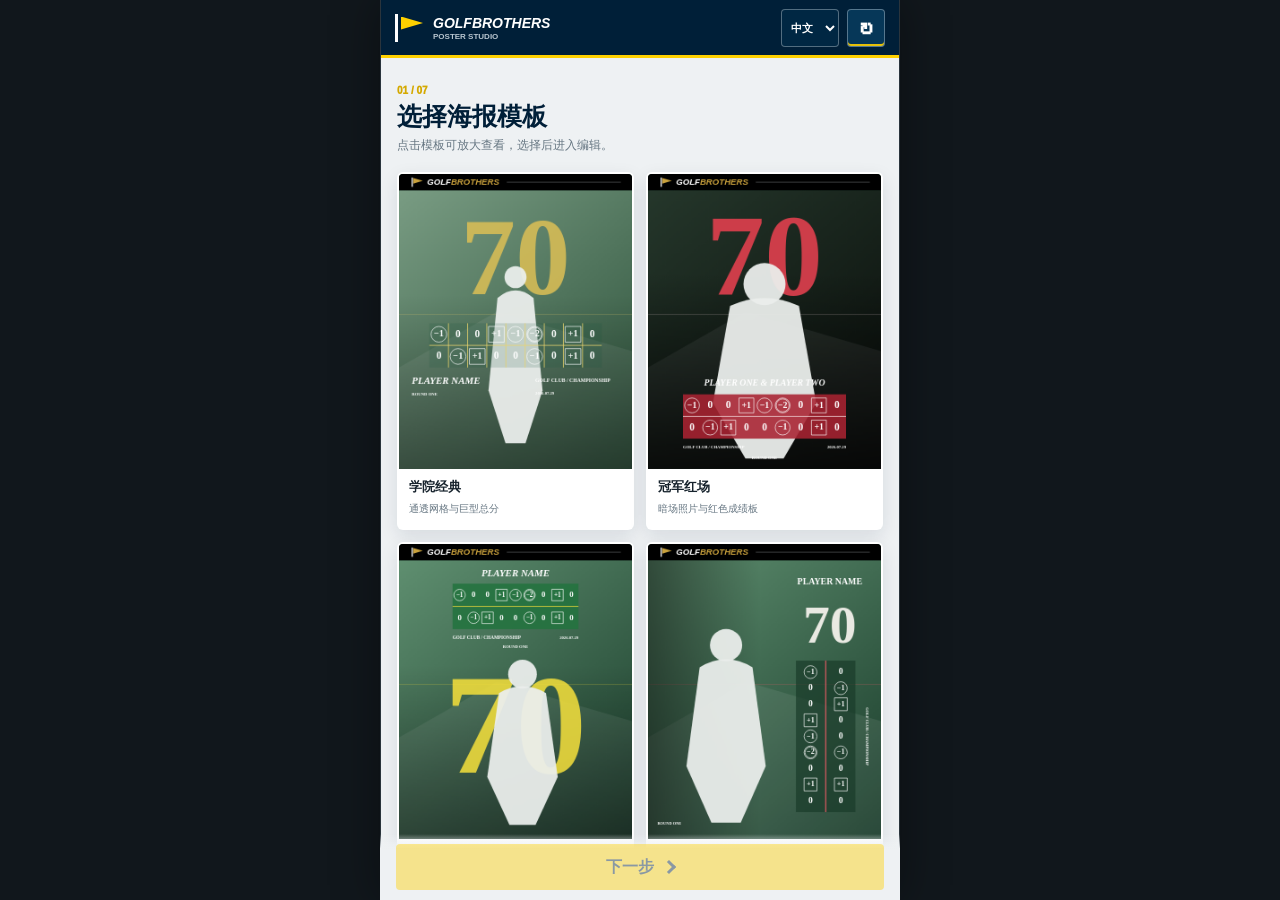
<file: index.html>
<!doctype html>
<html lang="zh-CN">
  <head>
    <meta charset="utf-8">
    <meta name="viewport" content="width=device-width, initial-scale=1, viewport-fit=cover">
    <meta name="theme-color" content="#001f38">
    <title>GOLFBROTHERS Poster Studio</title>
    <meta name="description" content="上传照片并按模板生成可下载的高尔夫成绩海报">
    <link rel="stylesheet" href="./styles.css">
  </head>
  <body>
    <main id="app" class="app-shell" data-step="template">
      <header class="app-header">
        <div class="brand-lockup">
          <span class="brand-flag" aria-hidden="true"></span>
          <div>
            <strong>GOLFBROTHERS</strong>
            <span>POSTER STUDIO</span>
          </div>
        </div>
        <div class="header-actions">
          <select id="languageSelect" class="language-menu" aria-label="界面语言">
            <option value="zh">中文</option>
            <option value="en">EN</option>
          </select>
          <button id="resetPoster" class="icon-button reset-icon" type="button" aria-label="重置海报" title="重置海报">
            <span aria-hidden="true">↻</span>
          </button>
        </div>
      </header>

      <section id="templateScreen" class="template-screen">
        <div class="template-intro">
          <span class="step-index">01 / 07</span>
          <h1 data-i18n="chooseTemplate">选择海报模板</h1>
          <p data-i18n="chooseTemplateHint">点击模板可放大查看，选择后进入编辑。</p>
        </div>
        <div id="templateGallery" class="template-gallery" role="radiogroup" aria-label="海报模板"></div>
        <footer class="template-footer">
          <button id="templateNext" class="primary-button next-button" type="button" disabled>
            <span data-i18n="next">下一步</span>
            <i aria-hidden="true"></i>
          </button>
        </footer>
      </section>

      <section id="editorScreen" class="editor-screen" hidden>
        <div class="preview-zone">
          <div class="preview-toolbar">
            <div>
              <span id="stepCounter" class="step-index">02 / 07</span>
              <strong id="stepTitle">调整照片</strong>
            </div>
            <button id="openPosterPreview" class="preview-button" type="button" data-i18n="preview">预览</button>
          </div>
          <div class="canvas-stage">
            <canvas id="posterCanvas" width="1000" height="1265" aria-label="海报预览画布"></canvas>
          </div>
          <div id="gestureHint" class="gesture-hint" data-i18n="photoGesture">拖动移动照片，双指缩放</div>
        </div>

        <div id="controlScroller" class="control-scroller">
          <section class="control-panel is-active" data-panel="photo">
            <div class="panel-heading">
              <span class="panel-number">02</span>
              <div>
                <h2 data-i18n="photoStep">照片</h2>
                <p data-i18n="photoStepHint">当前画布手势仅调整照片。</p>
              </div>
            </div>

            <div class="action-row">
              <label class="upload-button">
                <input id="photoInput" type="file" accept="image/*">
                <span class="upload-symbol" aria-hidden="true"></span>
                <span data-i18n="uploadPhoto">上传照片</span>
              </label>
              <button id="resetPhoto" class="secondary-button" type="button" data-i18n="resetPhoto">复位画布</button>
            </div>

            <label class="control-field">
              <span data-i18n="photoScale">照片大小</span>
              <div class="range-line">
                <input id="photoScale" type="range" min="80" max="260" value="100">
                <output id="photoScaleValue">100%</output>
              </div>
            </label>

            <label class="control-field">
              <span data-i18n="backgroundBlur">背景模糊</span>
              <div class="range-line">
                <input id="backgroundBlur" type="range" min="0" max="30" value="0">
                <output id="backgroundBlurValue">0px</output>
              </div>
            </label>

            <div class="two-column">
              <label class="control-field">
                <span data-i18n="edgeShrink">边缘收缩</span>
                <div class="range-line">
                  <input id="edgeShrink" type="range" min="-4" max="4" value="1">
                  <output id="edgeShrinkValue">+1px</output>
                </div>
              </label>
              <label class="control-field">
                <span data-i18n="edgeFeather">边缘柔化</span>
                <div class="range-line">
                  <input id="edgeFeather" type="range" min="0" max="8" value="1">
                  <output id="edgeFeatherValue">1px</output>
                </div>
              </label>
            </div>

            <div class="recognition-line">
              <div>
                <strong data-i18n="subjectDepth">人物景深</strong>
                <span id="recognitionDetail" data-i18n="waitingPhoto">等待上传照片</span>
              </div>
              <button id="retrySegmentation" type="button" disabled data-i18n="retryRecognition">重新识别</button>
            </div>
          </section>

          <section class="control-panel" data-panel="scorecard">
            <div class="panel-heading">
              <span class="panel-number">03</span>
              <div>
                <h2 data-i18n="scorecardStep">成绩卡</h2>
                <p data-i18n="scorecardStepHint">当前画布手势仅调整成绩卡。</p>
              </div>
            </div>

            <div class="control-field">
              <span data-i18n="palette">模板配色</span>
              <div id="paletteList" class="palette-list"></div>
            </div>

            <div class="control-field">
              <span data-i18n="scoreMode">成绩类型</span>
              <div class="segmented-control score-mode-control" role="group" aria-label="成绩类型">
                <button class="score-mode-target" type="button" data-score-mode="strokes" data-i18n="strokesMode">普通成绩</button>
                <button class="score-mode-target is-active" type="button" data-score-mode="relative" data-i18n="relativeMode">杆差成绩</button>
              </div>
            </div>

            <div id="scoreStyleControl" class="control-field">
              <span data-i18n="scoringStyle">记分方式</span>
              <div class="segmented-control score-style-control" role="group" aria-label="记分方式">
                <button class="score-style-target is-active" type="button" data-score-style="pga">PGA TOUR</button>
                <button class="score-style-target" type="button" data-score-style="dp">DP WORLD TOUR</button>
              </div>
            </div>

            <label class="control-field">
              <span id="scoreInputLabel">逐洞杆差</span>
              <textarea id="scoreInput" rows="3" spellcheck="false" placeholder="例如：-1 0 +1，用空格或逗号分隔"></textarea>
            </label>

            <label id="highlightControl" class="control-field" hidden>
              <span data-i18n="highlightHoles">高亮洞号</span>
              <input id="highlightInput" type="text" inputmode="numeric" placeholder="3,6">
            </label>

            <label class="control-field">
              <span data-i18n="badge">首洞标记</span>
              <input id="badgeText" type="text" maxlength="2" inputmode="numeric">
            </label>

            <label class="control-field">
              <span data-i18n="scoreFont">成绩字体</span>
              <select id="scoreFont"></select>
            </label>

            <div class="color-grid fixed-color-grid">
              <div class="color-choice-field">
                <span data-i18n="cardColor">底板</span>
                <div id="cardColorOptions" class="fixed-color-options"></div>
              </div>
              <div class="color-choice-field">
                <span data-i18n="lineColor">分隔线</span>
                <div id="lineColorOptions" class="fixed-color-options"></div>
              </div>
              <div class="color-choice-field">
                <span data-i18n="scoreTextColor">数字</span>
                <div id="scoreTextColorOptions" class="fixed-color-options"></div>
              </div>
              <div class="color-choice-field">
                <span data-i18n="underMarkerColor">小鸟</span>
                <div id="underMarkerColorOptions" class="fixed-color-options"></div>
              </div>
              <div class="color-choice-field">
                <span data-i18n="eagleMarkerColor">老鹰及更好</span>
                <div id="eagleMarkerColorOptions" class="fixed-color-options"></div>
              </div>
              <div class="color-choice-field">
                <span data-i18n="overMarkerColor">柏忌</span>
                <div id="overMarkerColorOptions" class="fixed-color-options"></div>
              </div>
              <div class="color-choice-field">
                <span data-i18n="doubleBogeyMarkerColor">双柏忌及更差</span>
                <div id="doubleBogeyMarkerColorOptions" class="fixed-color-options"></div>
              </div>
            </div>

            <label class="control-field">
              <span data-i18n="scorecardScale">成绩卡大小</span>
              <div class="range-line">
                <input id="scorecardScale" type="range" min="55" max="180" value="100">
                <output id="scorecardScaleValue">100%</output>
              </div>
            </label>
          </section>

          <section class="control-panel" data-panel="total">
            <div class="panel-heading">
              <span class="panel-number">04</span>
              <div>
                <h2 data-i18n="totalStep">总成绩</h2>
                <p data-i18n="totalStepHint">当前画布手势仅调整总成绩。</p>
              </div>
            </div>

            <div class="total-input-block">
              <div class="field-heading">
                <label for="totalScore" data-i18n="totalScore">总杆</label>
                <label class="switch-control">
                  <span data-i18n="autoTotal">自动统计</span>
                  <input id="autoTotal" type="checkbox" checked>
                  <i aria-hidden="true"></i>
                </label>
              </div>
              <input id="totalScore" type="text" maxlength="4" inputmode="numeric" readonly>
              <small id="totalHint" data-i18n="totalHintEmptyRelative">录入杆差并设置标准杆合计后换算总杆</small>
            </div>

            <label id="roundParControl" class="control-field">
              <span data-i18n="roundParTotal">本轮 / 已完成球洞标准杆合计</span>
              <input id="roundParInput" type="number" min="1" max="180" value="72" inputmode="numeric">
              <small data-i18n="roundParHint">18洞通常为72，9洞通常为36；用于把杆差换算成总杆。</small>
            </label>

            <label class="control-field">
              <span data-i18n="numberFont">数字字体</span>
              <select id="numberFont"></select>
            </label>

            <div class="two-column">
            <div class="control-field">
              <span data-i18n="totalColor">总成绩颜色</span>
              <div id="totalColorOptions" class="fixed-color-options"></div>
            </div>
              <label class="control-field">
                <span data-i18n="totalOpacity">透明度</span>
                <div class="range-line">
                  <input id="totalOpacity" type="range" min="35" max="100" value="90">
                  <output id="totalOpacityValue">90%</output>
                </div>
              </label>
            </div>

            <label class="control-field">
              <span data-i18n="totalSize">总成绩大小</span>
              <div class="range-line">
                <input id="totalSize" type="range" min="100" max="1600" value="500">
                <output id="totalSizeValue">500px</output>
              </div>
            </label>

            <div class="switch-row">
              <label class="switch-control">
                <span data-i18n="totalAboveSubject">总成绩置于人物上方</span>
                <input id="totalAboveSubject" type="checkbox">
                <i aria-hidden="true"></i>
              </label>
            </div>
          </section>

          <section class="control-panel" data-panel="identity">
            <div class="panel-heading">
              <span class="panel-number">05</span>
              <div>
                <h2 data-i18n="identityStep">文字信息</h2>
                <p data-i18n="identityStepHint">选择一个文字元素后在画布中移动。</p>
              </div>
            </div>

            <div class="segmented-control" role="group" aria-label="当前文字元素">
              <button class="identity-target is-active" type="button" data-target="nickname" data-i18n="nickname">昵称</button>
              <button class="identity-target" type="button" data-target="course" data-i18n="course">球场</button>
              <button class="identity-target" type="button" data-target="date" data-i18n="date">日期</button>
              <button class="identity-target" type="button" data-target="extra" data-i18n="extraInfo">补充信息</button>
            </div>

            <label class="control-field">
              <span data-i18n="nickname">昵称</span>
              <input id="nickname" type="text" maxlength="24" autocomplete="off">
            </label>
            <label class="control-field">
              <span data-i18n="course">球场 / 赛事</span>
              <input id="course" type="text" maxlength="40" autocomplete="off">
            </label>
            <label class="control-field">
              <span data-i18n="date">日期</span>
              <input id="dateInput" type="date">
            </label>
            <label class="control-field">
              <span data-i18n="extraInfo">补充信息</span>
              <input id="extraInfo" type="text" maxlength="48" autocomplete="off">
            </label>

            <label class="control-field">
              <span data-i18n="textFont">文字字体</span>
              <select id="textFont"></select>
            </label>

            <div class="two-column">
              <label class="control-field">
                <span data-i18n="textColor">文字颜色</span>
                <input id="textColor" type="color">
              </label>
              <label class="control-field">
                <span data-i18n="textSize">当前文字大小</span>
                <div class="range-line">
                  <input id="identitySize" type="range" min="12" max="100" value="38">
                  <output id="identitySizeValue">38px</output>
                </div>
              </label>
            </div>

            <label class="control-field">
              <span data-i18n="brandText">品牌文字</span>
              <input id="brandText" type="text" value="GOLFBROTHERS" maxlength="24">
            </label>
          </section>

          <section class="control-panel" data-panel="stickers">
            <div class="panel-heading">
              <span class="panel-number">06</span>
              <div>
                <h2 data-i18n="stickerStep">贴纸</h2>
                <p data-i18n="stickerStepHint">上传后选择贴纸，在画布中移动或缩放。</p>
              </div>
            </div>

            <div class="action-row">
              <label id="stickerUploadButton" class="upload-button">
                <input id="stickerInput" type="file" accept="image/*" multiple>
                <span class="upload-symbol" aria-hidden="true"></span>
                <span data-i18n="uploadSticker">上传贴纸</span>
              </label>
              <output id="stickerCount">0 / 5</output>
            </div>

            <div id="stickerList" class="sticker-list" aria-label="贴纸列表"></div>

            <label class="control-field">
              <span data-i18n="stickerScale">贴纸大小</span>
              <div class="range-line">
                <input id="stickerScale" type="range" min="10" max="260" value="100" disabled>
                <output id="stickerScaleValue">100%</output>
              </div>
            </label>
            <button id="removeSticker" class="danger-button" type="button" disabled data-i18n="removeSticker">删除选中贴纸</button>
          </section>

          <section class="control-panel summary-panel" data-panel="summary">
            <div class="panel-heading">
              <span class="panel-number">07</span>
              <div>
                <h2 data-i18n="summaryStep">完成海报</h2>
                <p data-i18n="summaryStepHint">可直接跳回任意步骤修改，确认后自动返回这里。</p>
              </div>
            </div>

            <button id="openFreeEdit" class="free-edit-button" type="button">
              <span class="free-edit-symbol" aria-hidden="true"></span>
              <span>
                <strong data-i18n="summaryFreeEdit">大图自由编辑</strong>
                <small data-i18n="summaryFreeEditHint">进入大图预览，直接点选并调整元素。</small>
              </span>
            </button>

            <div class="summary-actions">
              <button class="summary-edit" type="button" data-edit-step="template" data-i18n="editTemplate">修改模板</button>
              <button class="summary-edit" type="button" data-edit-step="photo" data-i18n="editPhoto">修改照片</button>
              <button class="summary-edit" type="button" data-edit-step="scorecard" data-i18n="editScorecard">修改成绩卡</button>
              <button class="summary-edit" type="button" data-edit-step="total" data-i18n="editTotal">修改总成绩</button>
              <button class="summary-edit" type="button" data-edit-step="identity" data-i18n="editIdentity">修改文字</button>
              <button class="summary-edit" type="button" data-edit-step="stickers" data-i18n="editStickers">修改贴纸</button>
            </div>

            <button id="downloadPoster" class="download-button" type="button">
              <span class="download-symbol" aria-hidden="true"></span>
              <span data-i18n="downloadPoster">下载完整海报</span>
            </button>
          </section>
        </div>

        <footer class="wizard-nav">
          <button id="backButton" class="back-button" type="button">
            <i aria-hidden="true"></i>
            <span data-i18n="back">上一步</span>
          </button>
          <button id="nextButton" class="primary-button next-button" type="button">
            <span data-i18n="next">下一步</span>
            <i aria-hidden="true"></i>
          </button>
        </footer>
      </section>
    </main>

    <div id="previewModal" class="preview-modal" hidden>
      <button class="modal-backdrop" type="button" aria-label="关闭预览"></button>
      <section id="previewDialog" class="preview-dialog" role="dialog" aria-modal="true" aria-labelledby="previewModalTitle">
        <header>
          <div>
            <span class="step-index">GOLFBROTHERS</span>
            <h2 id="previewModalTitle">模板预览</h2>
          </div>
          <button id="closePreviewModal" class="icon-button close-icon" type="button" aria-label="关闭"></button>
        </header>
        <div class="modal-canvas-stage">
          <canvas id="modalCanvas" width="1000" height="1265"></canvas>
        </div>
        <div id="modalEditControls" class="modal-edit-controls" hidden>
          <span class="summary-element-heading">
            <span data-i18n="summaryElementSize">当前元素大小</span>
            <output id="summarySelectedLabel" data-i18n="summaryNoSelection">未选择</output>
          </span>
          <div class="range-line">
            <input id="summaryElementScale" type="range" min="10" max="260" value="100" disabled>
            <output id="summaryElementScaleValue">--</output>
          </div>
          <small data-i18n="summaryEditGesture">点选并拖动元素，下方滑杆调整大小</small>
        </div>
        <button id="useTemplateButton" class="primary-button" type="button" data-i18n="useTemplate">选择此模板</button>
      </section>
    </div>

  <script>
    window.GOLF_POSTER_CONFIG = window.GOLF_POSTER_CONFIG || {
      segmentationEndpoint: "",
      segmentationHeaders: {},
      quality: "hd"
    };
  </script>
  <script src="./app.js"></script>
</body>
</html>
</file>
<file: styles.css>
:root {
  --navy: #002b50;
  --navy-deep: #001f38;
  --yellow: #ffd100;
  --yellow-deep: #d4a900;
  --ink: #17232d;
  --muted: #667682;
  --line: #d6dde2;
  --work: #eef1f3;
  --white: #ffffff;
  --danger: #b32d38;
  --header-height: 58px;
  color-scheme: light;
  font-family: Arial, "Microsoft YaHei", sans-serif;
}

* {
  box-sizing: border-box;
}

html,
body {
  width: 100%;
  min-width: 320px;
  height: 100%;
  margin: 0;
  overflow: hidden;
  background: #11171c;
}

body,
button,
input,
textarea,
select {
  font: inherit;
}

button,
input,
textarea,
select {
  border: 0;
}

button,
label,
select,
input[type="range"],
input[type="color"] {
  touch-action: manipulation;
}

button {
  cursor: pointer;
}

button:disabled {
  cursor: not-allowed;
  opacity: 0.42;
}

[hidden] {
  display: none !important;
}

.app-shell {
  width: min(100%, 520px);
  height: 100dvh;
  margin: 0 auto;
  overflow: hidden;
  color: var(--ink);
  background: var(--work);
  box-shadow: 0 0 44px rgba(0, 0, 0, 0.38);
}

.app-header {
  position: relative;
  z-index: 30;
  display: flex;
  height: var(--header-height);
  align-items: center;
  justify-content: space-between;
  gap: 14px;
  padding: 0 14px;
  color: var(--white);
  background: var(--navy-deep);
  border-bottom: 3px solid var(--yellow);
}

.brand-lockup {
  display: flex;
  min-width: 0;
  align-items: center;
  gap: 10px;
}

.brand-lockup > div {
  display: grid;
  min-width: 0;
  gap: 1px;
}

.brand-lockup strong {
  overflow: hidden;
  font-family: "Arial Black", Arial, sans-serif;
  font-size: 14px;
  font-style: italic;
  text-overflow: ellipsis;
  white-space: nowrap;
}

.brand-lockup span:last-child {
  color: #b8c6d0;
  font-family: "Arial Narrow", Arial, sans-serif;
  font-size: 8px;
  font-weight: 900;
  letter-spacing: 0;
}

.brand-flag {
  position: relative;
  width: 28px;
  height: 28px;
  flex: 0 0 28px;
  border-left: 3px solid var(--white);
}

.brand-flag::after {
  position: absolute;
  top: 3px;
  left: 3px;
  width: 22px;
  height: 13px;
  background: var(--yellow);
  clip-path: polygon(0 0, 100% 50%, 0 100%);
  content: "";
}

.header-actions {
  display: flex;
  align-items: center;
  gap: 8px;
}

.language-menu {
  width: 58px;
  height: 38px;
  border: 1px solid rgba(255, 255, 255, 0.32);
  border-radius: 4px;
  padding: 0 5px;
  color: var(--white);
  background: #002743;
  font-size: 11px;
  font-weight: 900;
}

.icon-button {
  position: relative;
  width: 38px;
  height: 38px;
  border: 1px solid rgba(255, 255, 255, 0.32);
  border-radius: 4px;
  background: transparent;
}

.reset-icon {
  display: grid;
  place-items: center;
  color: var(--white);
  background: #063758;
  box-shadow: inset 0 -2px 0 rgba(255, 209, 0, 0.9);
}

.reset-icon span {
  display: block;
  font-family: "Arial Black", "Segoe UI Symbol", Arial, sans-serif;
  font-size: 28px;
  font-weight: 950;
  line-height: 1;
  transform: translateY(-1px);
}

.reset-icon:active span {
  transform: translateY(-1px) rotate(-35deg);
}

.close-icon::before,
.close-icon::after {
  position: absolute;
  top: 17px;
  left: 9px;
  width: 18px;
  height: 3px;
  background: currentColor;
  content: "";
}

.close-icon::before {
  transform: rotate(45deg);
}

.close-icon::after {
  transform: rotate(-45deg);
}

.template-screen {
  height: calc(100dvh - var(--header-height));
  overflow-y: auto;
  overscroll-behavior: contain;
  padding: 22px 16px calc(92px + env(safe-area-inset-bottom));
  background: var(--work);
}

.template-intro {
  margin-bottom: 18px;
}

.step-index {
  color: var(--yellow-deep);
  font-family: "Arial Narrow", Arial, sans-serif;
  font-size: 10px;
  font-weight: 950;
}

.template-intro h1,
.panel-heading h2,
.preview-dialog h2 {
  margin: 4px 0 0;
  letter-spacing: 0;
}

.template-intro h1 {
  color: var(--navy-deep);
  font-size: 25px;
  line-height: 1.12;
}

.template-intro p,
.panel-heading p {
  margin: 7px 0 0;
  color: var(--muted);
  font-size: 12px;
  line-height: 1.45;
}

.template-gallery {
  display: grid;
  grid-template-columns: repeat(2, minmax(0, 1fr));
  gap: 12px;
}

.template-card {
  position: relative;
  min-width: 0;
  padding: 0;
  border: 2px solid transparent;
  border-radius: 6px;
  color: var(--ink);
  background: var(--white);
  box-shadow: 0 6px 18px rgba(0, 31, 56, 0.1);
  text-align: left;
  overflow: hidden;
}

.template-card[aria-checked="true"] {
  border-color: var(--yellow-deep);
  box-shadow: 0 0 0 2px var(--navy), 0 8px 20px rgba(0, 31, 56, 0.16);
}

.template-card canvas {
  display: block;
  width: 100%;
  aspect-ratio: 1000 / 1265;
  background: #173b2c;
}

.template-card__meta {
  display: grid;
  min-height: 59px;
  gap: 3px;
  padding: 9px 10px 10px;
}

.template-card__meta strong {
  overflow: hidden;
  font-size: 13px;
  font-weight: 950;
  text-overflow: ellipsis;
  white-space: nowrap;
}

.template-card__meta span {
  overflow: hidden;
  color: var(--muted);
  font-size: 10px;
  line-height: 1.3;
  text-overflow: ellipsis;
  white-space: nowrap;
}

.template-check {
  position: absolute;
  top: 8px;
  right: 8px;
  display: grid;
  width: 24px;
  height: 24px;
  place-items: center;
  border: 2px solid var(--white);
  border-radius: 50%;
  color: var(--navy-deep);
  background: var(--yellow);
  box-shadow: 0 2px 8px rgba(0, 0, 0, 0.28);
  font-size: 14px;
  font-weight: 950;
  opacity: 0;
}

.template-card[aria-checked="true"] .template-check {
  opacity: 1;
}

.template-footer {
  position: fixed;
  z-index: 20;
  right: max(0px, calc((100vw - 520px) / 2));
  bottom: 0;
  left: max(0px, calc((100vw - 520px) / 2));
  padding: 10px 16px calc(10px + env(safe-area-inset-bottom));
  background: linear-gradient(180deg, rgba(238, 241, 243, 0), var(--work) 22%);
}

.primary-button,
.secondary-button,
.back-button,
.download-button,
.danger-button,
.preview-button,
.summary-edit {
  min-height: 46px;
  border-radius: 4px;
  font-weight: 950;
}

.primary-button,
.download-button {
  color: var(--navy-deep);
  background: var(--yellow);
}

.next-button {
  display: flex;
  width: 100%;
  align-items: center;
  justify-content: center;
  gap: 10px;
}

.next-button i {
  width: 10px;
  height: 10px;
  border-top: 3px solid currentColor;
  border-right: 3px solid currentColor;
  transform: rotate(45deg);
}

.editor-screen {
  display: grid;
  height: calc(100dvh - var(--header-height));
  grid-template-rows: minmax(270px, 48%) minmax(0, 1fr) auto;
  overflow: hidden;
  background: var(--work);
}

.editor-screen.is-summary {
  grid-template-rows: minmax(340px, 1fr) minmax(190px, 34%) auto;
}

.preview-zone {
  position: relative;
  z-index: 10;
  display: grid;
  min-height: 0;
  grid-template-rows: 45px minmax(0, 1fr) 26px;
  overflow: hidden;
  color: var(--white);
  background: #171d22;
  border-bottom: 3px solid var(--yellow);
}

.preview-toolbar {
  display: flex;
  align-items: center;
  justify-content: space-between;
  gap: 12px;
  padding: 6px 12px;
  background: #10161a;
}

.preview-toolbar > div {
  display: flex;
  align-items: baseline;
  gap: 9px;
}

.preview-toolbar strong {
  font-size: 13px;
}

.preview-button {
  min-height: 32px;
  padding: 0 12px;
  border: 1px solid rgba(255, 255, 255, 0.32);
  color: var(--white);
  background: transparent;
  font-size: 11px;
}

.canvas-stage,
.modal-canvas-stage {
  display: flex;
  min-height: 0;
  align-items: center;
  justify-content: center;
  overflow: hidden;
  padding: 7px 10px;
}

#posterCanvas,
#modalCanvas {
  display: block;
  width: auto;
  max-width: 100%;
  height: auto;
  max-height: 100%;
  flex: 0 0 auto;
  aspect-ratio: 1000 / 1265;
  background: #173b2c;
  box-shadow: 0 6px 22px rgba(0, 0, 0, 0.34);
}

#posterCanvas {
  touch-action: none;
}

.gesture-hint {
  display: flex;
  align-items: center;
  justify-content: center;
  color: #b9c5cc;
  background: #10161a;
  font-size: 10px;
  font-weight: 800;
}

.control-scroller {
  min-height: 0;
  overflow-y: auto;
  overscroll-behavior: contain;
  background: var(--work);
}

.control-panel {
  display: none;
  gap: 15px;
  padding: 16px 14px calc(24px + env(safe-area-inset-bottom));
}

.control-panel.is-active {
  display: grid;
}

.panel-heading {
  display: grid;
  grid-template-columns: 40px minmax(0, 1fr);
  align-items: start;
  gap: 10px;
  padding-bottom: 12px;
  border-bottom: 1px solid var(--line);
}

.panel-number {
  display: grid;
  width: 40px;
  height: 40px;
  place-items: center;
  color: var(--yellow);
  background: var(--navy);
  font-family: "Arial Black", Arial, sans-serif;
  font-size: 13px;
}

.panel-heading h2 {
  color: var(--navy-deep);
  font-size: 18px;
}

.control-field {
  display: grid;
  min-width: 0;
  gap: 7px;
}

.control-field > span,
.field-heading > label:first-child,
.color-grid span {
  color: var(--ink);
  font-size: 12px;
  font-weight: 950;
}

.control-field > small {
  color: var(--muted);
  font-size: 9px;
  font-weight: 750;
  line-height: 1.4;
}

.control-field input:not([type="range"]):not([type="color"]),
.control-field textarea,
.control-field select,
.total-input-block > input {
  width: 100%;
  min-height: 44px;
  border: 1px solid var(--line);
  border-radius: 4px;
  padding: 9px 11px;
  color: var(--ink);
  background: var(--white);
  outline: none;
}

.control-field textarea {
  resize: vertical;
  line-height: 1.45;
}

.control-field input:focus,
.control-field textarea:focus,
.control-field select:focus,
.total-input-block > input:focus {
  border-color: var(--navy);
  box-shadow: 0 0 0 3px rgba(255, 209, 0, 0.38);
}

.range-line {
  display: grid;
  grid-template-columns: minmax(0, 1fr) 54px;
  align-items: center;
  gap: 10px;
}

.range-line input {
  width: 100%;
  accent-color: var(--yellow-deep);
}

.range-line input:disabled {
  opacity: 0.35;
}

.range-line output {
  color: var(--navy);
  font-family: "Arial Narrow", Arial, sans-serif;
  font-size: 12px;
  font-weight: 950;
  text-align: right;
}

.two-column {
  display: grid;
  grid-template-columns: repeat(2, minmax(0, 1fr));
  gap: 10px;
}

.action-row {
  display: grid;
  grid-template-columns: minmax(0, 1fr) minmax(110px, 0.56fr);
  align-items: center;
  gap: 10px;
}

.upload-button,
.secondary-button {
  display: flex;
  min-height: 46px;
  align-items: center;
  justify-content: center;
  gap: 9px;
  border-radius: 4px;
  font-size: 12px;
  font-weight: 950;
}

.upload-button {
  position: relative;
  color: var(--navy-deep);
  background: var(--yellow);
  overflow: hidden;
}

.upload-button input {
  position: absolute;
  width: 1px;
  height: 1px;
  opacity: 0;
}

.upload-button.is-disabled {
  opacity: 0.42;
  pointer-events: none;
}

.secondary-button {
  border: 1px solid var(--navy);
  color: var(--navy);
  background: var(--white);
}

.upload-symbol,
.download-symbol {
  position: relative;
  display: block;
  width: 22px;
  height: 22px;
  border-bottom: 4px solid currentColor;
}

.upload-symbol::before,
.download-symbol::before {
  position: absolute;
  left: 9px;
  width: 4px;
  height: 14px;
  background: currentColor;
  content: "";
}

.upload-symbol::before {
  top: 1px;
}

.download-symbol::before {
  top: 2px;
}

.upload-symbol::after,
.download-symbol::after {
  position: absolute;
  left: 5px;
  width: 10px;
  height: 10px;
  border-top: 4px solid currentColor;
  border-left: 4px solid currentColor;
  content: "";
}

.upload-symbol::after {
  top: 0;
  transform: rotate(45deg);
}

.download-symbol::after {
  top: 6px;
  transform: rotate(225deg);
}

.recognition-line {
  display: flex;
  align-items: center;
  justify-content: space-between;
  gap: 12px;
  padding: 11px 12px;
  border-left: 4px solid var(--yellow);
  background: var(--white);
}

.recognition-line > div {
  display: grid;
  min-width: 0;
  gap: 3px;
}

.recognition-line strong {
  color: var(--navy);
  font-size: 12px;
}

.recognition-line span {
  overflow: hidden;
  color: var(--muted);
  font-size: 10px;
  text-overflow: ellipsis;
  white-space: nowrap;
}

.recognition-line button {
  min-height: 32px;
  flex: 0 0 auto;
  padding: 0 10px;
  border: 1px solid var(--navy);
  border-radius: 3px;
  color: var(--navy);
  background: transparent;
  font-size: 10px;
  font-weight: 900;
}

.palette-list {
  display: grid;
  grid-template-columns: repeat(2, minmax(0, 1fr));
  gap: 8px;
}

.palette-option {
  display: grid;
  grid-template-columns: 46px minmax(0, 1fr);
  min-height: 47px;
  align-items: center;
  gap: 9px;
  padding: 6px 8px;
  border: 1px solid var(--line);
  border-radius: 4px;
  color: var(--ink);
  background: var(--white);
  text-align: left;
}

.palette-option.is-active {
  border-color: var(--navy);
  box-shadow: inset 0 -3px 0 var(--yellow);
}

.palette-swatches {
  display: grid;
  grid-template-columns: repeat(3, 1fr);
  height: 29px;
  overflow: hidden;
  border: 1px solid rgba(0, 0, 0, 0.12);
  border-radius: 3px;
}

.palette-option strong {
  overflow: hidden;
  font-size: 10px;
  text-overflow: ellipsis;
  white-space: nowrap;
}

.color-grid {
  display: grid;
  grid-template-columns: repeat(3, minmax(0, 1fr));
  gap: 8px;
}

.color-grid label,
.color-choice-field {
  display: grid;
  gap: 6px;
  padding: 9px;
  border: 1px solid var(--line);
  background: var(--white);
}

.fixed-color-grid {
  grid-template-columns: 1fr;
  gap: 9px;
}

.color-choice-field {
  grid-template-columns: minmax(70px, 0.34fr) minmax(0, 1fr);
  align-items: center;
}

.fixed-color-options {
  display: grid;
  grid-template-columns: repeat(8, minmax(0, 1fr));
  gap: 6px;
}

.fixed-color-option {
  position: relative;
  min-width: 0;
  aspect-ratio: 1;
  border: 2px solid var(--white);
  border-radius: 3px;
  padding: 0;
  box-shadow: 0 0 0 1px #aab4bb;
}

.fixed-color-option.is-active {
  box-shadow:
    0 0 0 2px var(--navy),
    inset 0 0 0 2px var(--white);
}

.fixed-color-option.is-active::after {
  position: absolute;
  right: 2px;
  bottom: 2px;
  width: 5px;
  height: 5px;
  border: 1px solid var(--white);
  border-radius: 50%;
  background: var(--yellow);
  content: "";
  box-shadow: 0 0 0 1px var(--navy);
}

.fixed-color-option.is-unavailable:disabled {
  filter: grayscale(1);
  opacity: 0.24;
  box-shadow: 0 0 0 1px #9ba4aa;
}

.fixed-color-option.is-locked-white:disabled {
  filter: none;
  opacity: 1;
}

.fixed-color-option.is-locked-white::after {
  display: none;
}

.color-lock-icon {
  position: absolute;
  top: 50%;
  left: 50%;
  width: 10px;
  height: 8px;
  border-radius: 2px;
  background: var(--navy);
  box-shadow: 0 0 0 1px var(--white);
  transform: translate(-50%, -26%);
}

.color-lock-icon::before {
  position: absolute;
  top: -6px;
  left: 2px;
  width: 6px;
  height: 7px;
  border: 2px solid var(--navy);
  border-bottom: 0;
  border-radius: 6px 6px 0 0;
  content: "";
}

.color-lock-icon::after {
  position: absolute;
  top: 2px;
  left: 4px;
  width: 2px;
  height: 3px;
  border-radius: 1px;
  background: var(--yellow);
  content: "";
}

input[type="color"] {
  width: 100%;
  height: 36px;
  border: 0;
  padding: 0;
  background: transparent;
}

.total-input-block {
  display: grid;
  gap: 8px;
  padding: 13px;
  color: var(--white);
  background: var(--navy);
  border-bottom: 4px solid var(--yellow);
}

.field-heading {
  display: flex;
  align-items: center;
  justify-content: space-between;
  gap: 12px;
}

.total-input-block .field-heading > label:first-child,
.total-input-block .switch-control span {
  color: var(--white);
}

.total-input-block > input {
  min-height: 56px;
  border-color: rgba(255, 255, 255, 0.3);
  font-family: Impact, "Arial Black", sans-serif;
  font-size: 30px;
}

.total-input-block > input.is-auto {
  color: var(--navy-deep);
  background: var(--yellow);
}

.total-input-block small {
  color: #b8c7d1;
  font-size: 10px;
  font-weight: 800;
}

.switch-row {
  min-height: 52px;
  padding: 12px;
  border: 1px solid var(--line);
  background: var(--white);
}

.switch-control {
  position: relative;
  display: flex;
  width: 100%;
  align-items: center;
  justify-content: space-between;
  gap: 10px;
  cursor: pointer;
}

.switch-control span {
  color: var(--ink);
  font-size: 11px;
  font-weight: 900;
}

.switch-control input {
  position: absolute;
  width: 1px;
  height: 1px;
  opacity: 0;
}

.switch-control i {
  position: relative;
  width: 42px;
  height: 24px;
  flex: 0 0 42px;
  border-radius: 12px;
  background: #9ba8b1;
}

.switch-control i::after {
  position: absolute;
  top: 3px;
  left: 3px;
  width: 18px;
  height: 18px;
  border-radius: 50%;
  background: var(--white);
  box-shadow: 0 1px 4px rgba(0, 29, 55, 0.24);
  content: "";
  transition: transform 150ms ease;
}

.switch-control input:checked + i {
  background: var(--yellow);
}

.switch-control input:checked + i::after {
  background: var(--navy-deep);
  transform: translateX(18px);
}

.segmented-control {
  display: grid;
  grid-template-columns: repeat(4, minmax(0, 1fr));
  padding: 3px;
  border: 1px solid var(--navy);
  background: var(--white);
}

.segmented-control button {
  min-height: 38px;
  padding: 4px;
  color: var(--navy);
  background: transparent;
  font-size: 10px;
  font-weight: 950;
  line-height: 1.15;
  white-space: normal;
}

.segmented-control button.is-active {
  color: var(--navy-deep);
  background: var(--yellow);
}

.score-mode-control,
.score-style-control {
  grid-template-columns: repeat(2, minmax(0, 1fr));
}

.sticker-list {
  display: grid;
  grid-template-columns: repeat(5, minmax(0, 1fr));
  min-height: 62px;
  gap: 7px;
}

.sticker-item {
  position: relative;
  aspect-ratio: 1;
  overflow: hidden;
  border: 2px solid transparent;
  border-radius: 4px;
  padding: 0;
  background: #dce2e6;
}

.sticker-item.is-active {
  border-color: var(--yellow-deep);
  box-shadow: 0 0 0 2px var(--navy);
}

.sticker-item img {
  width: 100%;
  height: 100%;
  object-fit: contain;
}

.danger-button {
  border: 1px solid var(--danger);
  color: var(--danger);
  background: var(--white);
}

.summary-actions {
  display: grid;
  grid-template-columns: repeat(2, minmax(0, 1fr));
  gap: 8px;
}

.free-edit-button {
  display: grid;
  min-height: 64px;
  grid-template-columns: 38px minmax(0, 1fr);
  align-items: center;
  gap: 12px;
  border: 1px solid var(--navy);
  border-bottom: 4px solid var(--yellow);
  padding: 10px 12px;
  color: var(--white);
  background: var(--navy);
  text-align: left;
}

.free-edit-button > span:last-child {
  display: grid;
  gap: 3px;
}

.free-edit-button strong {
  font-size: 13px;
}

.free-edit-button small {
  color: #c7d2d8;
  font-size: 9px;
  font-weight: 750;
  line-height: 1.35;
}

.free-edit-symbol {
  position: relative;
  width: 30px;
  height: 30px;
  border: 3px solid var(--yellow);
  clip-path: polygon(0 0, 38% 0, 38% 11%, 11% 11%, 11% 38%, 0 38%, 0 0, 100% 0, 100% 38%, 89% 38%, 89% 11%, 62% 11%, 62% 0, 100% 0, 100% 100%, 62% 100%, 62% 89%, 89% 89%, 89% 62%, 100% 62%, 100% 100%, 0 100%, 0 62%, 11% 62%, 11% 89%, 38% 89%, 38% 100%, 0 100%);
}

.summary-element-heading {
  display: flex;
  min-width: 0;
  align-items: center;
  justify-content: space-between;
  gap: 10px;
}

.summary-element-heading output {
  overflow: hidden;
  color: var(--navy);
  font-size: 11px;
  text-overflow: ellipsis;
  white-space: nowrap;
}

.summary-edit {
  min-height: 42px;
  border: 1px solid var(--navy);
  color: var(--navy);
  background: var(--white);
  font-size: 11px;
}

.download-button {
  display: flex;
  align-items: center;
  justify-content: center;
  gap: 10px;
}

.wizard-nav {
  display: grid;
  grid-template-columns: minmax(105px, 0.42fr) minmax(0, 1fr);
  gap: 9px;
  padding: 9px 12px calc(9px + env(safe-area-inset-bottom));
  background: var(--white);
  border-top: 1px solid var(--line);
}

.back-button {
  display: flex;
  align-items: center;
  justify-content: center;
  gap: 8px;
  border: 1px solid var(--navy);
  color: var(--navy);
  background: var(--white);
}

.back-button i {
  width: 10px;
  height: 10px;
  border-bottom: 3px solid currentColor;
  border-left: 3px solid currentColor;
  transform: rotate(45deg);
}

.preview-modal {
  position: fixed;
  z-index: 100;
  inset: 0;
  display: grid;
  place-items: center;
  padding: 14px;
}

.preview-modal.is-editing {
  padding: 4px;
}

.modal-backdrop {
  position: absolute;
  inset: 0;
  width: 100%;
  height: 100%;
  background: rgba(0, 10, 18, 0.82);
}

.preview-dialog {
  position: relative;
  display: grid;
  width: min(100%, 460px);
  height: min(92dvh, 760px);
  grid-template-rows: 56px minmax(0, 1fr) auto;
  overflow: hidden;
  border: 1px solid rgba(255, 255, 255, 0.28);
  border-radius: 6px;
  color: var(--white);
  background: #151b20;
  box-shadow: 0 20px 70px rgba(0, 0, 0, 0.52);
}

.preview-dialog.is-editing {
  width: min(100%, 760px);
  height: min(96dvh, 1000px);
  grid-template-rows: 56px minmax(0, 1fr) auto;
}

.preview-dialog.is-editing .modal-canvas-stage {
  padding: 6px;
}

.preview-dialog.is-editing #modalCanvas {
  cursor: grab;
  touch-action: none;
}

.preview-dialog.is-editing #modalCanvas:active {
  cursor: grabbing;
}

.preview-dialog header {
  display: flex;
  align-items: center;
  justify-content: space-between;
  gap: 12px;
  padding: 7px 10px 7px 13px;
  background: var(--navy-deep);
  border-bottom: 3px solid var(--yellow);
}

.preview-dialog h2 {
  font-size: 15px;
}

.preview-dialog .primary-button {
  margin: 10px;
}

.preview-dialog .close-icon {
  color: var(--white);
}

.modal-edit-controls {
  display: grid;
  gap: 8px;
  padding: 11px 14px calc(12px + env(safe-area-inset-bottom));
  color: var(--ink);
  background: #eef1f3;
  border-top: 3px solid var(--yellow);
}

.modal-edit-controls small {
  color: var(--muted);
  font-size: 9px;
  font-weight: 800;
  text-align: center;
}

.modal-edit-controls .range-line {
  grid-template-columns: minmax(0, 1fr) 62px;
}

.modal-edit-controls .summary-element-heading output {
  max-width: 52%;
}

@media (min-width: 720px) {
  .app-shell {
    border-right: 1px solid #2a343c;
    border-left: 1px solid #2a343c;
  }
}

@media (max-height: 680px) {
  .editor-screen {
    grid-template-rows: minmax(230px, 44%) minmax(0, 1fr) auto;
  }

  .preview-zone {
    grid-template-rows: 40px minmax(0, 1fr) 22px;
  }
}
</file>
